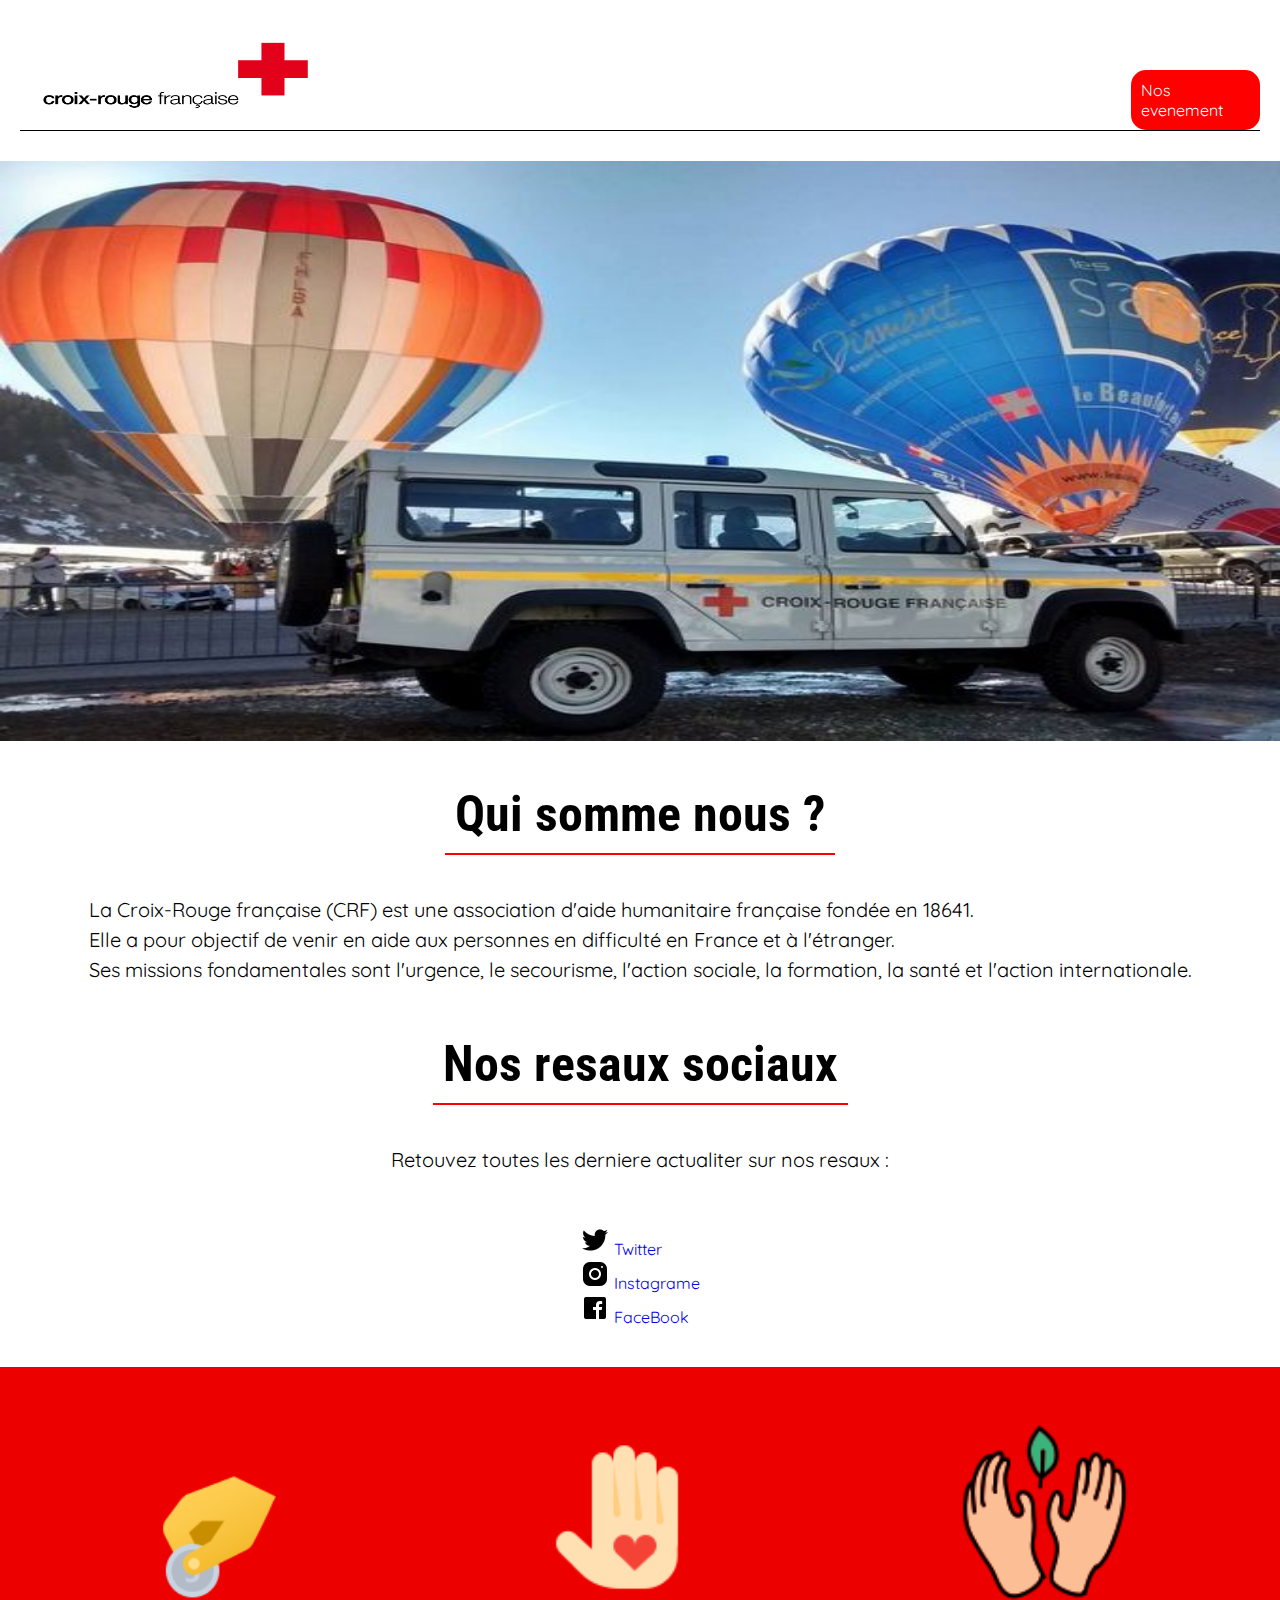
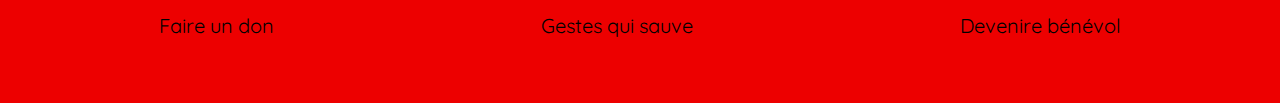
<file: index.html>
<!DOCTYPE html>
<html lang="fr">

<head>
  <meta charset="UTF-8">
  <meta http-equiv="X-UA-Compatible" content="IE=edge">
  <meta name="viewport" content="width=device-width, initial-scale=1.0">
  <link rel="icon" type="image/x-icon"
    href="images/kisspng-american-red-cross-christian-cross-french-red-cros-red-cross-5abd2a4d164106.9179789015223465730912.jpg">
  <link rel="stylesheet" href="styles.css">
  <title>La Croix-Rouge</title>
</head>

<body>
  <!-- Start header -->
  <header>
    <img src="/images/logo-croixrouge.gif" alt="logo de la croix-rouge" width="330px" height="100px">
    <a href="#" class="a--header">Nos evenement</a>
  </header>
  <!-- End header -->

  <!-- Start main -->
  <main>
    <div class="image--couv__main">
      <img src="/images/illustation-DPS.jpeg" alt="photo couverture du site" width="100%" height="580px">
    </div>
    <div class="qui--main">
      <h2 class="h2--main__qui">Qui somme nous ?</h2>
      <p class="p--main__qui">La Croix-Rouge française (CRF) est une association d'aide humanitaire française fondée en
        18641.<br />
        Elle a pour objectif de venir en aide aux personnes en difficulté en France et à l'étranger.<br />
        Ses missions fondamentales sont l'urgence, le secourisme, l'action sociale, la formation,
        la santé et l'action internationale.
      </p>
    </div>
    <div class="resaux--main">
      <h2 class="h2--main__resaux">Nos resaux sociaux</h2>
      <p class="p--main__resaux">Retouvez toutes les derniere actualiter sur nos resaux :</p>
      <div class="link--main__resaux">
        <p class="link--twitter">
          <img
            src="[data-uri]" />
          <a href="https://twitter.com/CroixRouge?ref_src=twsrc%5Egoogle%7Ctwcamp%5Eserp%7Ctwgr%5Eauthor">Twitter</a>
        </p>
        <p class="link--instagram">
          <img
            src="[data-uri]" />
          <a href="https://www.instagram.com/croixrougefr/?hl=fr">Instagrame</a>
        </p>
        <p class="link--facebook">
          <img
            src="[data-uri]" />
          <a href="https://fr-fr.facebook.com/fr.CroixRouge/">FaceBook</a>
        </p>
      </div>
    </div>
    <aside class="aside--main">
      <div class="div--aside__main">
        <div class="don--aside__main">
          <img src="[data-uri]"/>
          <p class="p--aside__main">
            Faire un don
          </p>
        </div>
        <div class="gqs--aside__main">
          <img src="[data-uri]"/>
          <p class="p--aside__main">
            Gestes qui sauve
          </p>
        </div>
        <div class="benevol--aside__main">
          <img src="[data-uri]"/>
          <p class="p--aside__main">
            Devenire bénévol
          </p>
        </div>
      </div>
    </aside>
  </main>

  <!-- End main -->

</body>

</html>
</file>
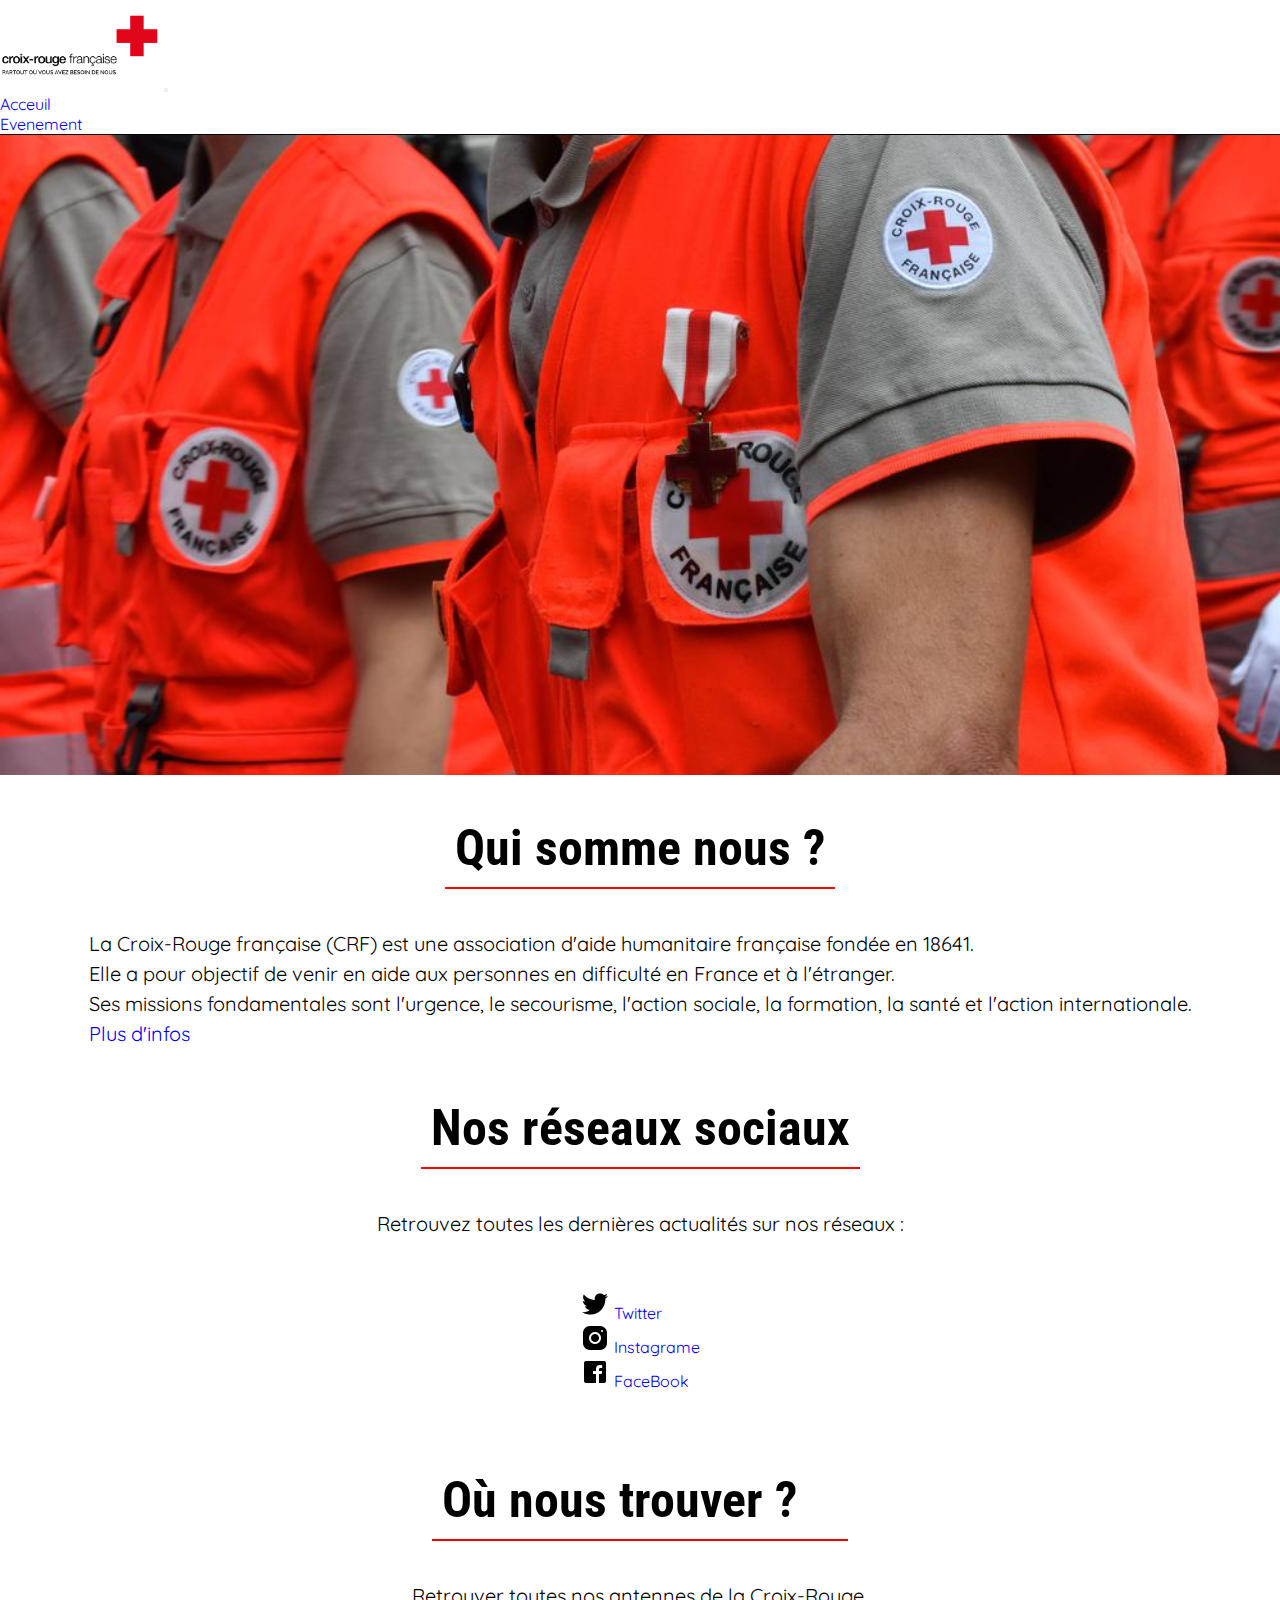
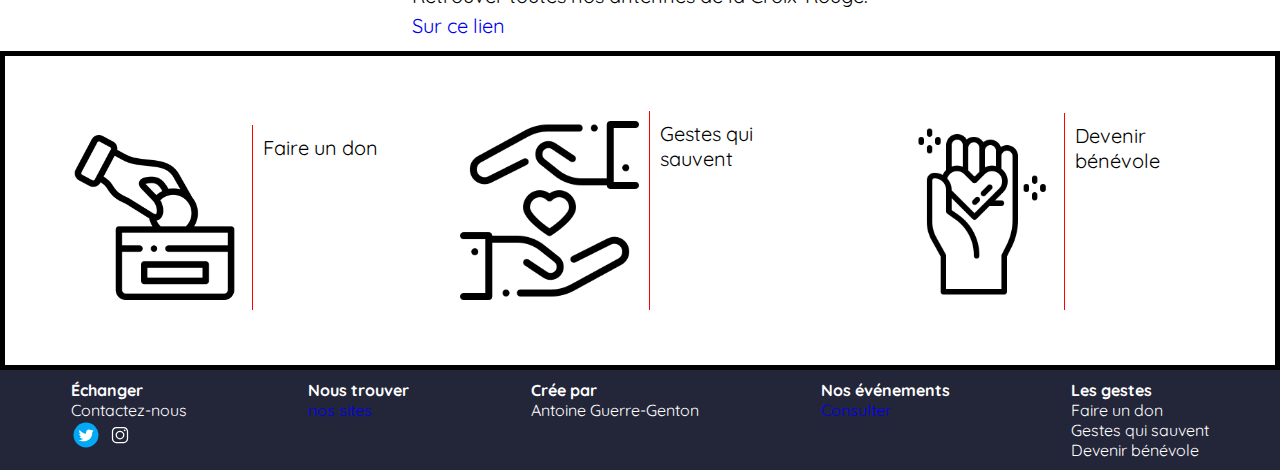
<file: PagePrincipal/index.html>
<!DOCTYPE html>
<html lang="fr">

<head>
  <meta charset="UTF-8">
  <meta http-equiv="X-UA-Compatible" content="IE=edge">
  <meta name="viewport" content="width=device-width, initial-scale=1.0">
  <link href="https://cdn.jsdelivr.net/npm/bootstrap@5.2.0-beta1/dist/css/bootstrap.min.css" rel="stylesheet"
    integrity="sha384-0evHe/X+R7YkIZDRvuzKMRqM+OrBnVFBL6DOitfPri4tjfHxaWutUpFmBp4vmVor" crossorigin="anonymous">
  <link rel="stylesheet" href="styles.css">
  <link rel="icon" type="image/x-icon" href="/images/logo-croix-rouge.jpeg">
  <title>La Croix-Rouge</title>
</head>

<body>
  <!-- Start header -->
  <header>
    <nav class="navbar navbar-expand-lg bg-light">
      <div class="container-fluid">
        <a class="navbar-brand" href="#"><img src="/images/525c0093597b3c05c9623ca673ea7678033c77dd.png" alt=""
            width="160px"></a>
        <button class="navbar-toggler" type="button" data-bs-toggle="collapse" data-bs-target="#navbarNav"
          aria-controls="navbarNav" aria-expanded="false" aria-label="Toggle navigation">
          <span class="navbar-toggler-icon"></span>
        </button>
        <div class="collapse navbar-collapse" id="navbarNav">
          <ul class="navbar-nav">
            <li class="nav-item">
              <a class="nav-link active" aria-current="page" href="/PagePrincipal/index.html">Acceuil</a>
            </li>
            <li class="nav-item">
              <a class="nav-link" href="/SecondPage/secondPage.html">Evenement</a>
            </li>
          </ul>
        </div>
      </div>
    </nav>
  </header>
  <!-- End header -->

  <!-- Start main -->
  <main>
    <div class="image--couv__main">
      <img src="/images/20210714134021-mfn4673.jpeg" alt="photo couverture du site" width="100%" height="auto">
    </div>
    <div class="qui--main">
      <h2 class="h2--main__qui">Qui somme nous ?</h2>
      <p class="p--main__qui">La Croix-Rouge française (CRF) est une association d'aide humanitaire française fondée en
        18641.<br />
        Elle a pour objectif de venir en aide aux personnes en difficulté en France et à l'étranger.<br />
        Ses missions fondamentales sont l'urgence, le secourisme, l'action sociale, la formation,
        la santé et l'action internationale.<br />
        <a href="https://fr.wikipedia.org/wiki/Croix-Rouge_fran%C3%A7aise">Plus d'infos</a>
      </p>
    </div>
    <div class="resaux--main">
      <h2 class="h2--main__resaux">Nos réseaux sociaux</h2>
      <p class="p--main__resaux">Retrouvez toutes les dernières actualités sur nos réseaux :</p>
      <div class="link--main__resaux">
        <p class="link--twitter">
          <img
            src="[data-uri]" />
          <a href="https://twitter.com/CroixRouge?ref_src=twsrc%5Egoogle%7Ctwcamp%5Eserp%7Ctwgr%5Eauthor">Twitter</a>
        </p>
        <p class="link--instagram">
          <img
            src="[data-uri]" />
          <a href="https://www.instagram.com/croixrougefr/?hl=fr">Instagrame</a>
        </p>
        <p class="link--facebook">
          <img
            src="[data-uri]" />
          <a href="https://fr-fr.facebook.com/fr.CroixRouge/">FaceBook</a>
        </p>
      </div>
      <div class="trouver">
        <h2 class="h2--main__trouver">Où nous trouver ?</h2>
        <p class="p--main__trouver">
          Retrouver toutes nos antennes de la Croix-Rouge.<br />
          <a
            href="https://www.croix-rouge.fr/Pres-de-chez-vous?code_postal=&nom_dept=Creuse&lat_adresse=&long_adresse=&submit_now=&niv_zoom=15&adresse=&id_region=&num_dept=23&rech_theme-full=">Sur
            ce lien</a>

        </p>
      </div>
    </div>
    <aside class="aside--main">
      <div class="div--aside__main">
        <div class="don--aside__main">
          <img src="/images/donation (1).png" class="logo--main" alt="logo faire un don">
          <p class="p--aside__main">
            Faire un don
          </p>
        </div>
        <div class="gqs--aside__main">
          <img src="/images/ce00cca24ac6f5f7cc11dfe2cc04064e.png" class="logo--main" alt="logo geste qui sauve">
          <p class="p--aside__main">
            Gestes qui sauvent
          </p>
        </div>
        <div class="benevol--aside__main">
          <img src="/images/3047870.png" class="logo--main" alt="logo bénévol">
          <p class="p--aside__main">
            Devenir bénévole
          </p>
        </div>
      </div>
    </aside>
  </main>
  <!-- End main -->

  <!-- Start footer -->

  <footer>
    <div class="footer">
      <h4>Échanger</h4>
      <p>Contactez-nous</p>
      <div class="resaux--Footer">
        <p class="p--footer">
          <svg xmlns="http://www.w3.org/2000/svg" x="0px" y="0px" width="30" height="30" viewBox="0 0 48 48"
            style=" fill:#000000;">
            <path fill="#03a9f4" d="M24 4A20 20 0 1 0 24 44A20 20 0 1 0 24 4Z"></path>
            <path fill="#fff"
              d="M36,17.12c-0.882,0.391-1.999,0.758-3,0.88c1.018-0.604,2.633-1.862,3-3 c-0.951,0.559-2.671,1.156-3.793,1.372C31.311,15.422,30.033,15,28.617,15C25.897,15,24,17.305,24,20v2c-4,0-7.9-3.047-10.327-6 c-0.427,0.721-0.667,1.565-0.667,2.457c0,1.819,1.671,3.665,2.994,4.543c-0.807-0.025-2.335-0.641-3-1c0,0.016,0,0.036,0,0.057 c0,2.367,1.661,3.974,3.912,4.422C16.501,26.592,16,27,14.072,27c0.626,1.935,3.773,2.958,5.928,3c-1.686,1.307-4.692,2-7,2 c-0.399,0-0.615,0.022-1-0.023C14.178,33.357,17.22,34,20,34c9.057,0,14-6.918,14-13.37c0-0.212-0.007-0.922-0.018-1.13 C34.95,18.818,35.342,18.104,36,17.12">
            </path>
          </svg>
          <svg xmlns="http://www.w3.org/2000/svg" x="0px" y="0px" width="30" height="30" viewBox="0 0 48 48"
            style=" fill:#000000;">
            <radialGradient id="yOrnnhliCrdS2gy~4tD8ma" cx="19.38" cy="42.035" r="44.899"
              gradientUnits="userSpaceOnUse">
              <stop offset="0" stop-color="#fd5"></stop>
              <stop offset=".328" stop-color="#ff543f"></stop>
              <stop offset=".348" stop-color="#fc5245"></stop>
              <stop offset=".504" stop-color="#e64771"></stop>
              <stop offset=".643" stop-color="#d53e91"></stop>
              <stop offset=".761" stop-color="#cc39a4"></stop>
              <stop offset=".841" stop-color="#c837ab"></stop>
            </radialGradient>
            <path fill="url(#undefined)"
              d="M34.017,41.99l-20,0.019c-4.4,0.004-8.003-3.592-8.008-7.992l-0.019-20	c-0.004-4.4,3.592-8.003,7.992-8.008l20-0.019c4.4-0.004,8.003,3.592,8.008,7.992l0.019,20	C42.014,38.383,38.417,41.986,34.017,41.99z">
            </path>
            <radialGradient id="yOrnnhliCrdS2gy~4tD8mb" cx="11.786" cy="5.54" r="29.813"
              gradientTransform="matrix(1 0 0 .6663 0 1.849)" gradientUnits="userSpaceOnUse">
              <stop offset="0" stop-color="#4168c9"></stop>
              <stop offset=".999" stop-color="#4168c9" stop-opacity="0"></stop>
            </radialGradient>
            <path fill="url(#undefined)"
              d="M34.017,41.99l-20,0.019c-4.4,0.004-8.003-3.592-8.008-7.992l-0.019-20	c-0.004-4.4,3.592-8.003,7.992-8.008l20-0.019c4.4-0.004,8.003,3.592,8.008,7.992l0.019,20	C42.014,38.383,38.417,41.986,34.017,41.99z">
            </path>
            <path fill="#fff"
              d="M24,31c-3.859,0-7-3.14-7-7s3.141-7,7-7s7,3.14,7,7S27.859,31,24,31z M24,19c-2.757,0-5,2.243-5,5	s2.243,5,5,5s5-2.243,5-5S26.757,19,24,19z">
            </path>
            <circle cx="31.5" cy="16.5" r="1.5" fill="#fff"></circle>
            <path fill="#fff"
              d="M30,37H18c-3.859,0-7-3.14-7-7V18c0-3.86,3.141-7,7-7h12c3.859,0,7,3.14,7,7v12	C37,33.86,33.859,37,30,37z M18,13c-2.757,0-5,2.243-5,5v12c0,2.757,2.243,5,5,5h12c2.757,0,5-2.243,5-5V18c0-2.757-2.243-5-5-5H18z">
            </path>
          </svg>
        </p>
      </div>
    </div>
    <div class="footer">
      <h4>Nous trouver</h4>
      <p class="p--footer"><a
          href="https://www.croix-rouge.fr/Pres-de-chez-vous?code_postal=&nom_dept=Creuse&lat_adresse=&long_adresse=&submit_now=&niv_zoom=15&adresse=&id_region=&num_dept=23&rech_theme-full=">nos
          sites</a>
      </p>
    </div>
    <div class="footer">
      <h4>Crée par</h4>
      <p class="p--footer">Antoine Guerre-Genton</p>
    </div>
    <div class="footer">
      <h4>Nos événements</h4>
      <p class="p--footer"> <a href="/SecondPage/secondPage.html">Consulter</a></p>
    </div>
    <div class="footer">
      <h4>Les gestes</h4>
      <p class="p--footer">Faire un don</p>
      <p class="p--footer">Gestes qui sauvent</p>
      <p class="p--footer">Devenir bénévole</p>
    </div>
  </footer>
  <!-- End footer -->

  <!-- JavaScript Bundle with Popper -->
  <script src="https://cdn.jsdelivr.net/npm/bootstrap@5.2.0-beta1/dist/js/bootstrap.bundle.min.js"
    integrity="sha384-pprn3073KE6tl6bjs2QrFaJGz5/SUsLqktiwsUTF55Jfv3qYSDhgCecCxMW52nD2"
    crossorigin="anonymous"></script>

</body>

</html>
</file>
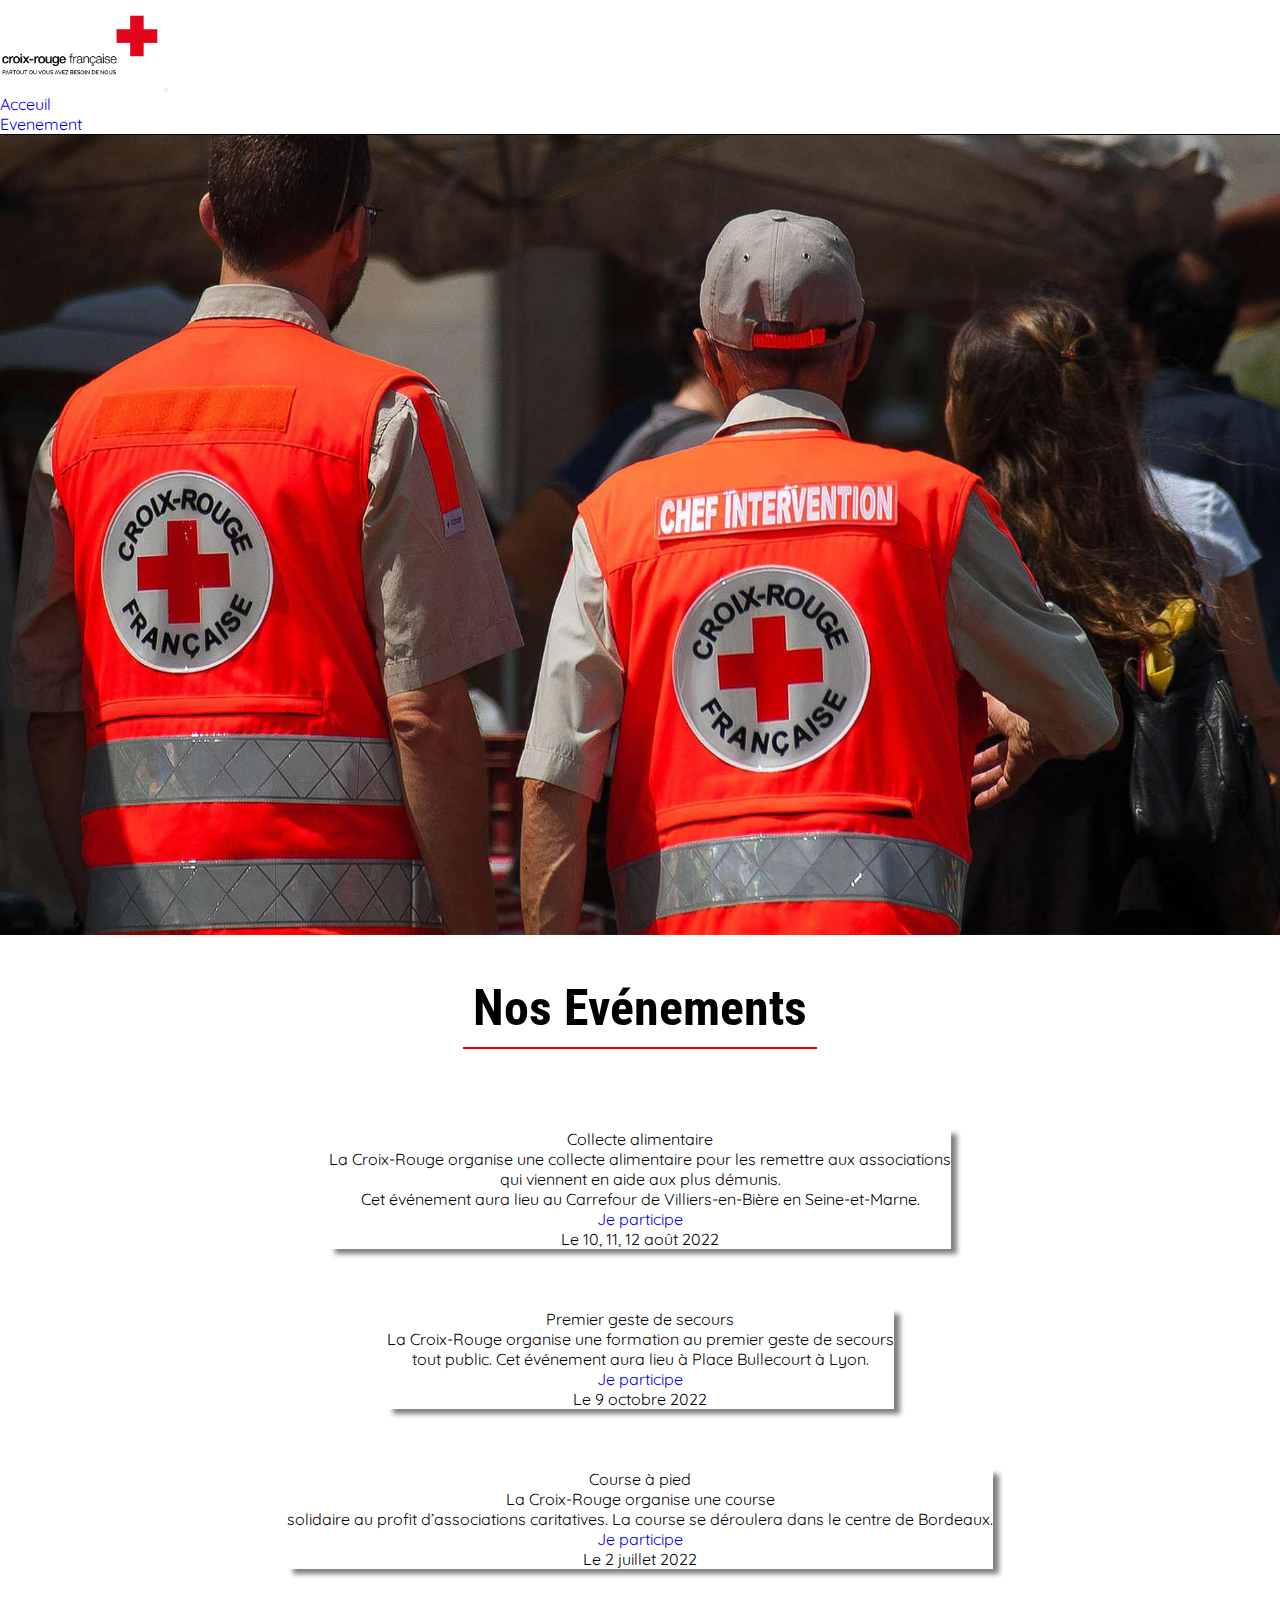
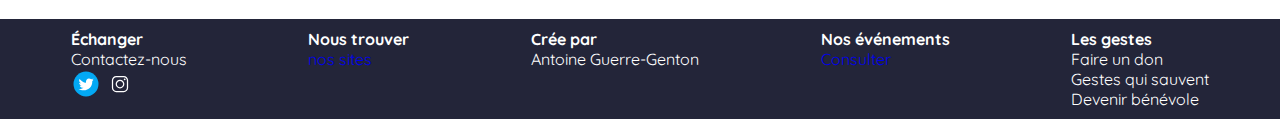
<file: SecondPage/secondPage.html>
<!DOCTYPE html>
<html lang="fr">

<head>
  <meta charset="UTF-8">
  <meta http-equiv="X-UA-Compatible" content="IE=edge">
  <meta name="viewport" content="width=device-width, initial-scale=1.0">
  <link href="https://cdn.jsdelivr.net/npm/bootstrap@5.2.0-beta1/dist/css/bootstrap.min.css" rel="stylesheet"
    integrity="sha384-0evHe/X+R7YkIZDRvuzKMRqM+OrBnVFBL6DOitfPri4tjfHxaWutUpFmBp4vmVor" crossorigin="anonymous">
  <link rel="icon" type="image/x-icon" href="/images/logo-croix-rouge.jpeg">
  <link rel="stylesheet" href="/PagePrincipal/styles.css">
  <title>La Croix-Rouge</title>
</head>

<body>

  <!-- Start header -->
  <header>
    <nav class="navbar navbar-expand-lg bg-light">
      <div class="container-fluid">
        <a class="navbar-brand" href="#"><img src="/images/525c0093597b3c05c9623ca673ea7678033c77dd.png" alt=""
            width="160px"></a>
        <button class="navbar-toggler" type="button" data-bs-toggle="collapse" data-bs-target="#navbarNav"
          aria-controls="navbarNav" aria-expanded="false" aria-label="Toggle navigation">
          <span class="navbar-toggler-icon"></span>
        </button>
        <div class="collapse navbar-collapse" id="navbarNav">
          <ul class="navbar-nav">
            <li class="nav-item">
              <a class="nav-link " href="/PagePrincipal/index.html">Acceuil</a>
            </li>
            <li class="nav-item">
              <a class="nav-link active" aria-current="page" href="/SecondPage/secondPage.html">Evenement</a>
            </li>
          </ul>
        </div>
      </div>
    </nav>
  </header>
  <!-- End header -->

  <!-- Start main -->
  <img src="/images/1afb84008e_92485_01-intro-396.jpeg" alt="photo couverture du site" width="100%" height="auto">
  <div class="resaux--main">
    <h2 class="h2--main__resaux">Nos Evénements</h2>
  </div>
  <main class="main--second">
    <div class="card">
      <div class="card-header">
        Collecte alimentaire
      </div>
      <div class="card-body">
        <p class="card-text">La Croix-Rouge organise une collecte alimentaire pour les remettre
          aux associations<br> qui viennent en aide aux plus démunis.<br>
          Cet événement aura lieu au Carrefour de Villiers-en-Bière en Seine-et-Marne.</p>
        <a href="#" class="btn btn-success">Je participe</a>
      </div>
      <div class="card-footer text-muted">
        Le 10, 11, 12 août 2022
      </div>
    </div>

    <div class="card">
      <div class="card-header">
        Premier geste de secours
      </div>
      <div class="card-body">
        <p class="card-text">La Croix-Rouge organise une formation au premier geste de secours<br>
          tout public. Cet événement aura lieu à Place Bullecourt à Lyon.</p>
        <a href="#" class="btn btn-success">Je participe</a>
      </div>
      <div class="card-footer text-muted">
        Le 9 octobre 2022
      </div>
    </div>

    <div class="card">
      <div class="card-header">
        Course à pied
      </div>
      <div class="card-body">
        <p class="card-text">La Croix-Rouge organise une course<br /> solidaire au profit d’associations caritatives.
          La course se déroulera dans le centre de Bordeaux.
        </p>
        <a href="#" class="btn btn-success">Je participe</a>
      </div>
      <div class="card-footer text-muted">
        Le 2 juillet 2022
      </div>
    </div>
  </main>

  <!-- End main -->

  <!-- Start footer -->

  <footer>
    <div class="echange--footer">
      <h4>Échanger</h4>
      <p>Contactez-nous</p>
      <div class="resaux--Footer">
        <p class="p--footer">
          <svg xmlns="http://www.w3.org/2000/svg" x="0px" y="0px" width="30" height="30" viewBox="0 0 48 48"
            style=" fill:#000000;">
            <path fill="#03a9f4" d="M24 4A20 20 0 1 0 24 44A20 20 0 1 0 24 4Z"></path>
            <path fill="#fff"
              d="M36,17.12c-0.882,0.391-1.999,0.758-3,0.88c1.018-0.604,2.633-1.862,3-3 c-0.951,0.559-2.671,1.156-3.793,1.372C31.311,15.422,30.033,15,28.617,15C25.897,15,24,17.305,24,20v2c-4,0-7.9-3.047-10.327-6 c-0.427,0.721-0.667,1.565-0.667,2.457c0,1.819,1.671,3.665,2.994,4.543c-0.807-0.025-2.335-0.641-3-1c0,0.016,0,0.036,0,0.057 c0,2.367,1.661,3.974,3.912,4.422C16.501,26.592,16,27,14.072,27c0.626,1.935,3.773,2.958,5.928,3c-1.686,1.307-4.692,2-7,2 c-0.399,0-0.615,0.022-1-0.023C14.178,33.357,17.22,34,20,34c9.057,0,14-6.918,14-13.37c0-0.212-0.007-0.922-0.018-1.13 C34.95,18.818,35.342,18.104,36,17.12">
            </path>
          </svg>
          <svg xmlns="http://www.w3.org/2000/svg" x="0px" y="0px" width="30" height="30" viewBox="0 0 48 48"
            style=" fill:#000000;">
            <radialGradient id="yOrnnhliCrdS2gy~4tD8ma" cx="19.38" cy="42.035" r="44.899"
              gradientUnits="userSpaceOnUse">
              <stop offset="0" stop-color="#fd5"></stop>
              <stop offset=".328" stop-color="#ff543f"></stop>
              <stop offset=".348" stop-color="#fc5245"></stop>
              <stop offset=".504" stop-color="#e64771"></stop>
              <stop offset=".643" stop-color="#d53e91"></stop>
              <stop offset=".761" stop-color="#cc39a4"></stop>
              <stop offset=".841" stop-color="#c837ab"></stop>
            </radialGradient>
            <path fill="url(#undefined)"
              d="M34.017,41.99l-20,0.019c-4.4,0.004-8.003-3.592-8.008-7.992l-0.019-20	c-0.004-4.4,3.592-8.003,7.992-8.008l20-0.019c4.4-0.004,8.003,3.592,8.008,7.992l0.019,20	C42.014,38.383,38.417,41.986,34.017,41.99z">
            </path>
            <radialGradient id="yOrnnhliCrdS2gy~4tD8mb" cx="11.786" cy="5.54" r="29.813"
              gradientTransform="matrix(1 0 0 .6663 0 1.849)" gradientUnits="userSpaceOnUse">
              <stop offset="0" stop-color="#4168c9"></stop>
              <stop offset=".999" stop-color="#4168c9" stop-opacity="0"></stop>
            </radialGradient>
            <path fill="url(#undefined)"
              d="M34.017,41.99l-20,0.019c-4.4,0.004-8.003-3.592-8.008-7.992l-0.019-20	c-0.004-4.4,3.592-8.003,7.992-8.008l20-0.019c4.4-0.004,8.003,3.592,8.008,7.992l0.019,20	C42.014,38.383,38.417,41.986,34.017,41.99z">
            </path>
            <path fill="#fff"
              d="M24,31c-3.859,0-7-3.14-7-7s3.141-7,7-7s7,3.14,7,7S27.859,31,24,31z M24,19c-2.757,0-5,2.243-5,5	s2.243,5,5,5s5-2.243,5-5S26.757,19,24,19z">
            </path>
            <circle cx="31.5" cy="16.5" r="1.5" fill="#fff"></circle>
            <path fill="#fff"
              d="M30,37H18c-3.859,0-7-3.14-7-7V18c0-3.86,3.141-7,7-7h12c3.859,0,7,3.14,7,7v12	C37,33.86,33.859,37,30,37z M18,13c-2.757,0-5,2.243-5,5v12c0,2.757,2.243,5,5,5h12c2.757,0,5-2.243,5-5V18c0-2.757-2.243-5-5-5H18z">
            </path>
          </svg>
        </p>
      </div>
    </div>
    <div class="nousTrouve--footer">
      <h4>Nous trouver</h4>
      <p class="p--footer"><a
          href="https://www.croix-rouge.fr/Pres-de-chez-vous?code_postal=&nom_dept=Creuse&lat_adresse=&long_adresse=&submit_now=&niv_zoom=15&adresse=&id_region=&num_dept=23&rech_theme-full=">nos
          sites</a>
      </p>
    </div>
    <div>
      <h4>Crée par</h4>
      <p class="p--footer">Antoine Guerre-Genton</p>
    </div>
    <div>
      <h4>Nos événements</h4>
      <p class="p--footer"> <a href="/SecondPage/secondPage.html">Consulter</a></p>
    </div>
    <div>
      <h4>Les gestes</h4>
      <p class="p--footer">Faire un don</p>
      <p class="p--footer">Gestes qui sauvent</p>
      <p class="p--footer">Devenir bénévole</p>
    </div>
  </footer>
  <!-- End footer -->


  <!-- JavaScript Bundle with Popper -->
  <script src="https://cdn.jsdelivr.net/npm/bootstrap@5.2.0-beta1/dist/js/bootstrap.bundle.min.js"
    integrity="sha384-pprn3073KE6tl6bjs2QrFaJGz5/SUsLqktiwsUTF55Jfv3qYSDhgCecCxMW52nD2"
    crossorigin="anonymous"></script>
</body>

</html>
</file>
<file: styles.css>
/* police du site */
@import url('https://fonts.googleapis.com/css2?family=Quicksand:wght@300&display=swap');

/* police de titre */
@import url('https://fonts.googleapis.com/css2?family=Roboto+Condensed&display=swap');


* {
  margin: 0;
  padding: 0;
  text-decoration: none;
  font-family: 'Quicksand', sans-serif;
}

/* header */
header {
  display: flex;
  margin: 20px;
  margin-bottom: 30px;
  background-color: white;
  justify-content: space-between;
  align-items: center;
  border-bottom: solid 1px black;
}

a.a--header {
  margin-left: 800px;
  margin-top: 50px;
  color: white;
  background-color: red;
  padding: 10px;
  border-radius: 15px;
}

/* header */

/* main */

.image--couv__main {
align-items: center;  
}

div.qui--main, .resaux--main {
  display: flex;
  flex-direction: column;
  align-items: center;
}

.h2--main__qui, .h2--main__resaux {
margin: 30px;
padding: 10px;
font-size: 50px;
font-family: 'Roboto Condensed', sans-serif;
border-bottom: solid 2px red;
}

.p--main__qui, .p--main__resaux {
  padding: 10px;
  line-height: 1.5em;
  font-size: 20px;
}

.link--main__resaux {
  display: flex;
  flex-direction: column ;
  margin: 30px;
  padding: 10px;
  align-items: baseline;
}

.link--twitter, .link--instagram, .link--facebook {
  align-items: baseline;
  flex-direction: row;
}

.aside--main {
  background-color: rgb(237, 0, 0);
  padding: 15px;
}
.div--aside__main {
  display: flex;
  padding: 10px;
  justify-content: space-around;
  align-items: baseline;
}

.don--aside__main, .gqs--aside__main, .benevol--aside__main {
  display: flex;
  flex-direction: column;
  justify-content: baseline;
  padding: 30px;
}

.p--aside__main {
  padding: 10px;
  font-size: 20px;
}

/* main */




/* Media queri */

@media screen and (max-width: 700px) {
  a.a--header {
    background-color: teal;
  }
}
</file>
<file: PagePrincipal/styles.css>
/* police du site */
@import url('https://fonts.googleapis.com/css2?family=Quicksand:wght@300&display=swap');

/* police de titre */
@import url('https://fonts.googleapis.com/css2?family=Roboto+Condensed&display=swap');


* {
  margin: 0;
  padding: 0;
  text-decoration: none;
  font-family: 'Quicksand', sans-serif;
}

/* header */
header {
  justify-content: space-between;
  border-bottom: solid 1px black;

}


/* header */

/* main */

.image--couv__main {
align-items: center;  
}

div.qui--main, .resaux--main {
  display: flex;
  flex-direction: column;
  align-items: center;
}

.h2--main__qui, .h2--main__resaux, .h2--main__trouver {
margin: 30px;
padding: 10px;
font-size: 50px;
font-family: 'Roboto Condensed', sans-serif;
border-bottom: solid 2px red;
}

.p--main__qui, .p--main__resaux, .p--main__trouver {
  padding: 10px;
  line-height: 1.5em;
  font-size: 20px;
}

.link--main__resaux {
  display: flex;
  flex-direction: column ;
  margin: 30px;
  padding: 10px;
  align-items: baseline;
}

.link--twitter, .link--instagram, .link--facebook {
  align-items: baseline;
  flex-direction: row;
}

.aside--main {
  border: 5px solid rgb(0, 0, 0);
  padding: 15px;
}
.div--aside__main {
  display: flex;
  padding: 10px;
  justify-content: space-around;
  align-items: baseline;
}

.don--aside__main, .gqs--aside__main, .benevol--aside__main {
  display: flex;
  justify-content: space-around;
  padding: 30px;
}

.p--aside__main {
  padding: 10px;
  font-size: 20px;
  border-left: 1px solid red;
  align-items: baseline;
}

.logo--main {
  margin: 10px;
  width: 50%;
}

/* main secondPage */

main.main--second {
  display: flex;
  margin: 20px;
  justify-content: space-around;
  flex-wrap: wrap;
}

div.card {
text-align: center;
margin: 30px;
box-shadow: 6px 5px 5px gray;
}
/* main secondPage */

/* main */


/* footer */
footer {
  background-color: rgb(35, 37, 57);
  color: white;
  padding: 10px;
  display: flex;
  justify-content: space-around;
}

/* footer */



/* Media queries */

@media screen and (max-width: 500px) {
  .div--aside__main {
    display: flex;
    flex-direction: column;
  }
  .logo--main {
    margin: 10px;
    width: 30%;
  }
   footer {
     flex-wrap: wrap;
   }

   div.footer {
     margin: 10px;
   }
}
</file>
